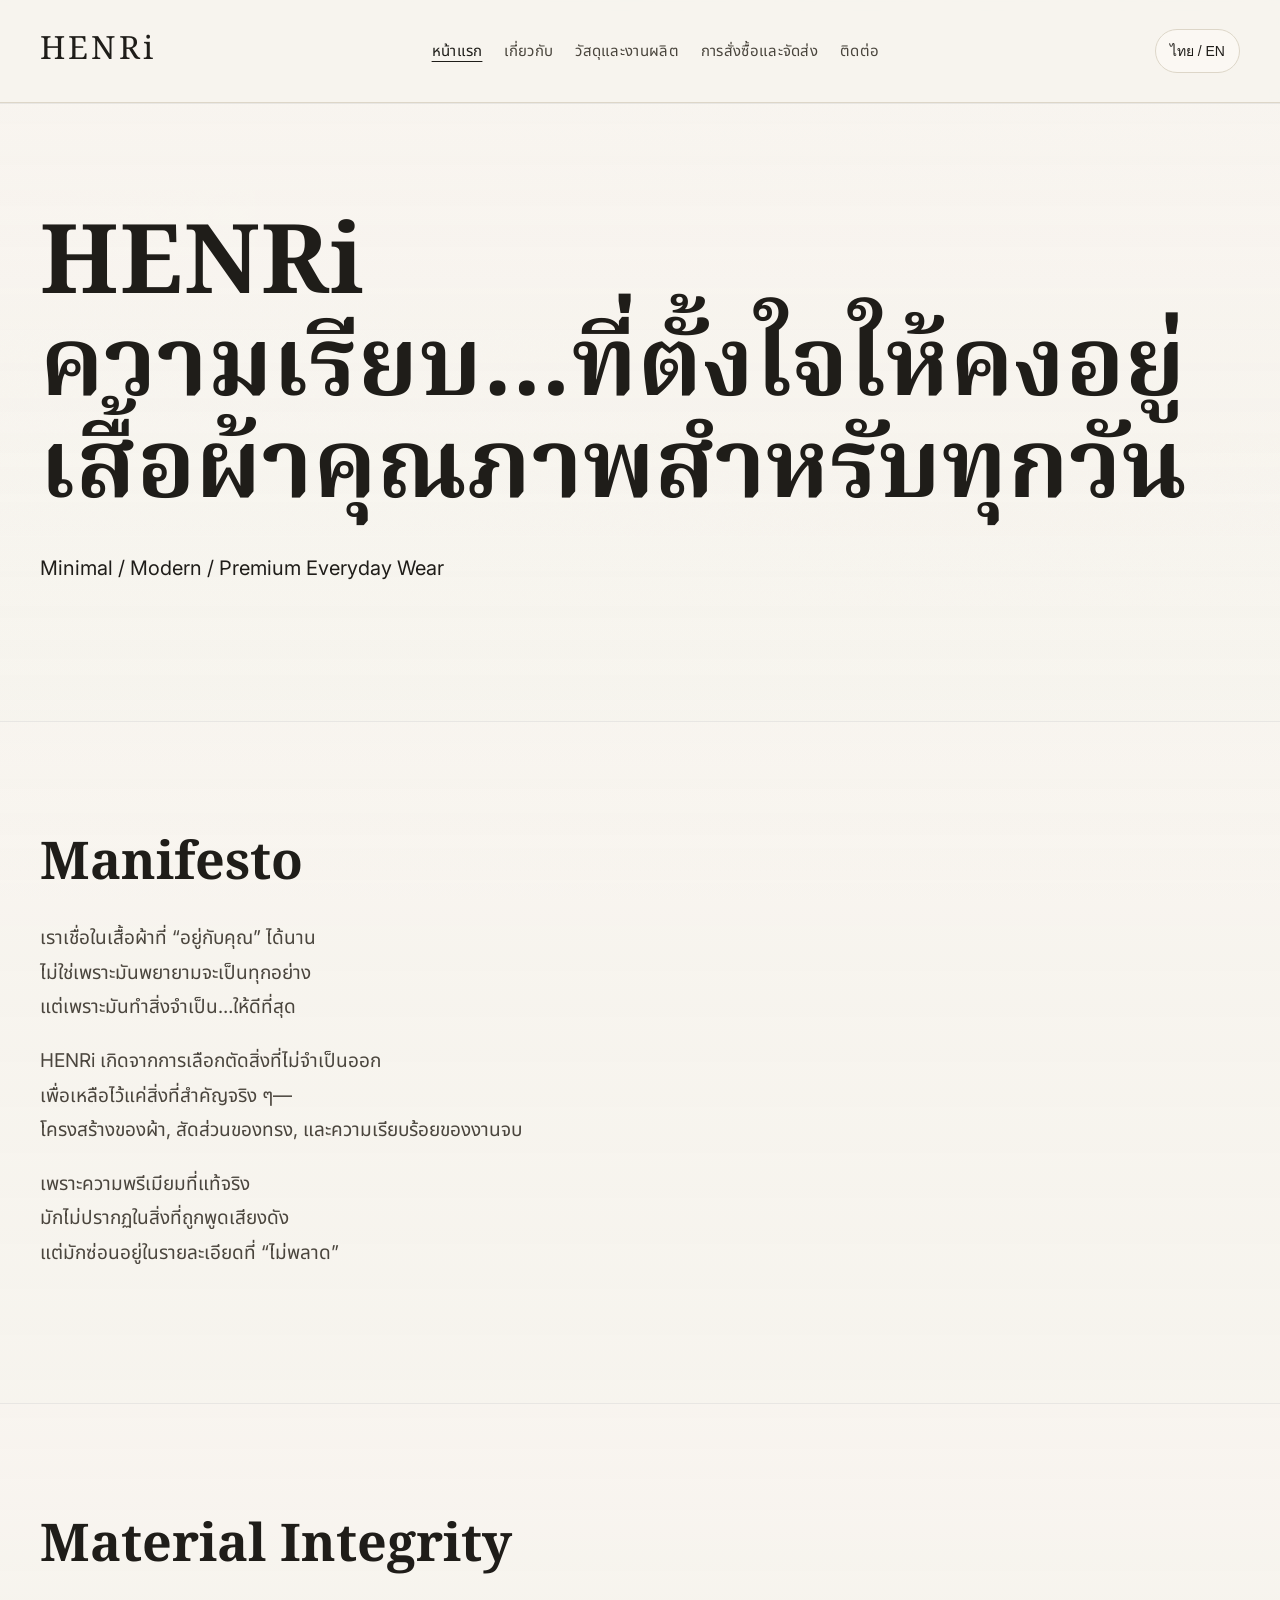
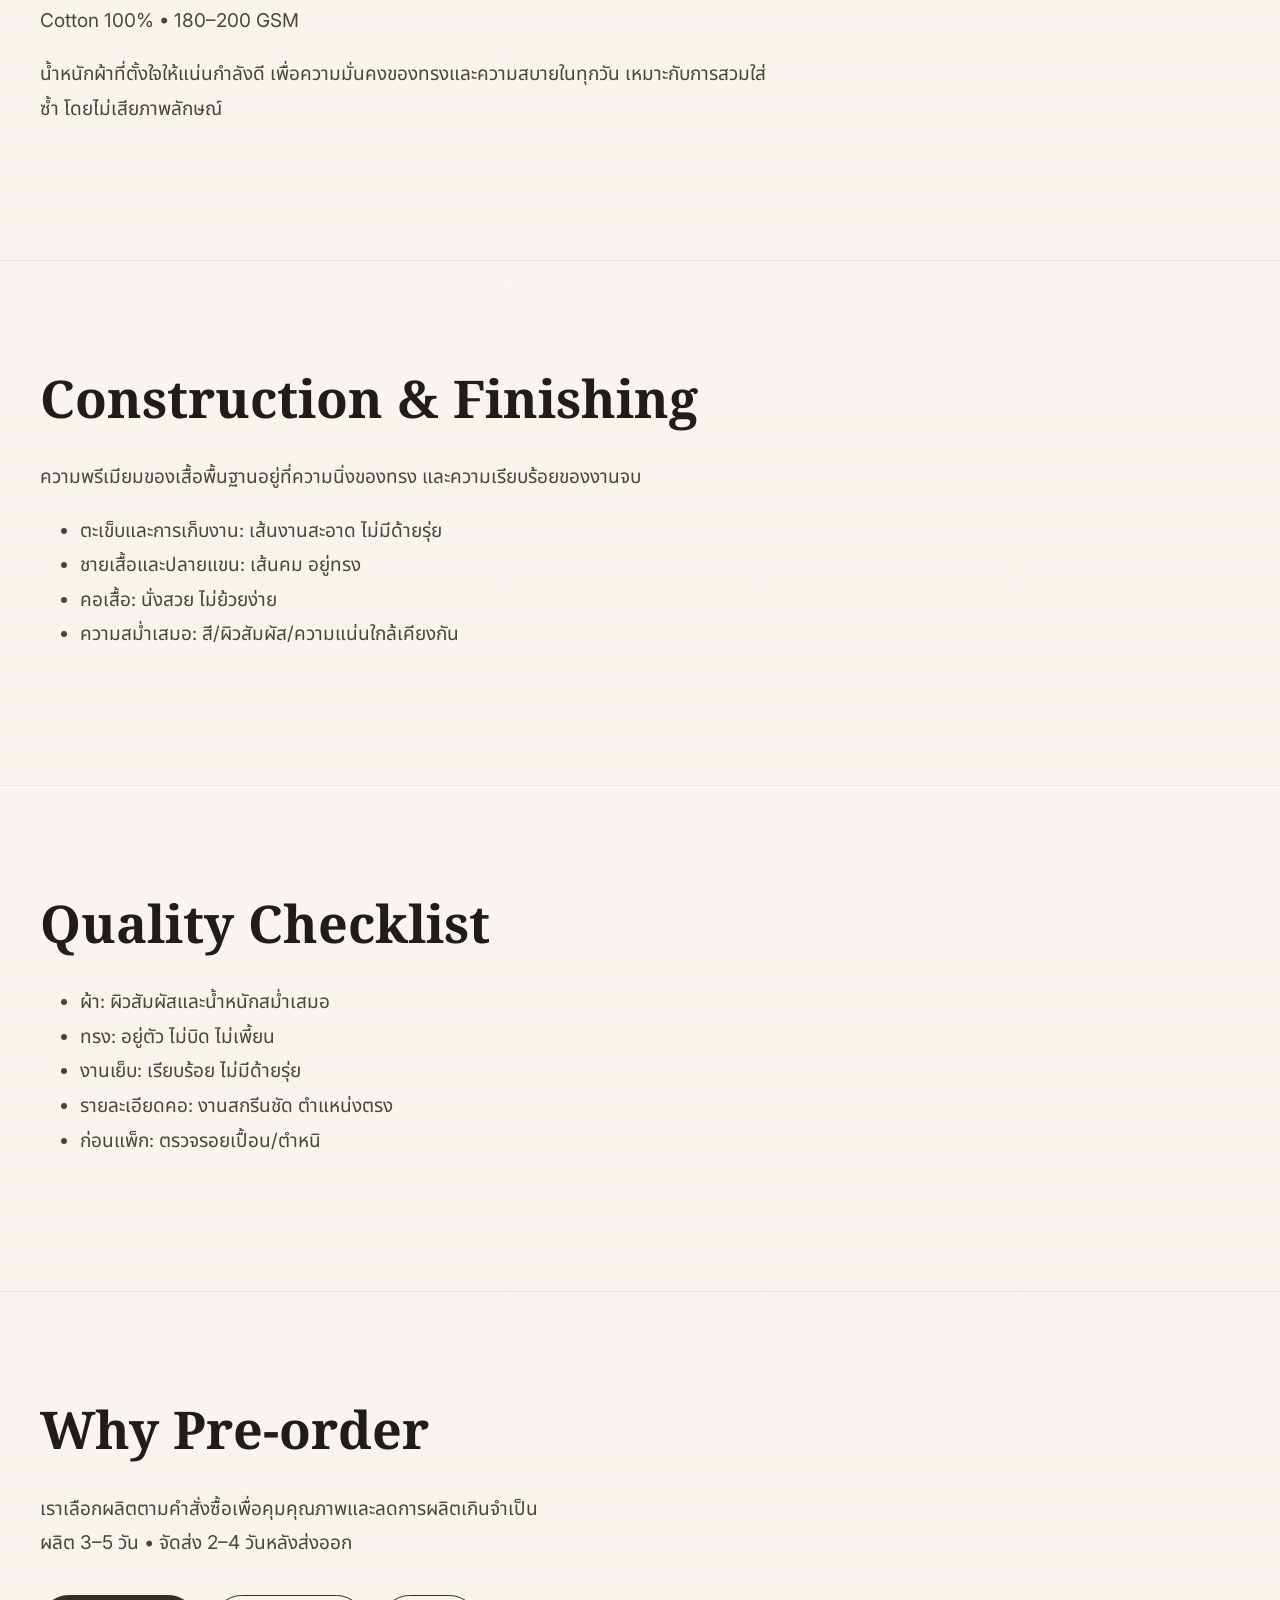
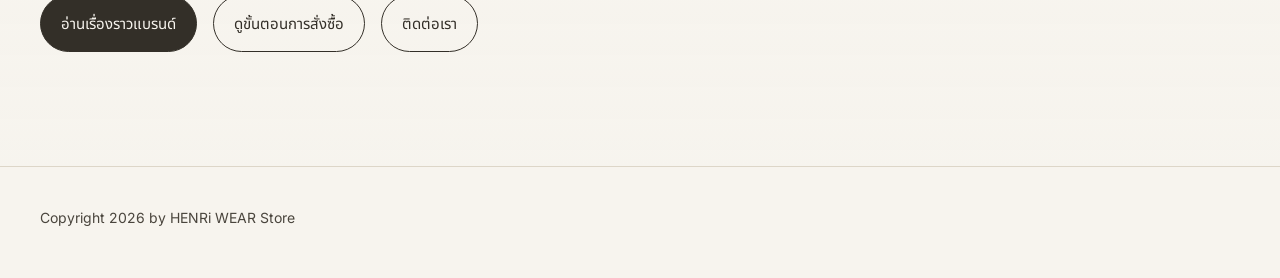
<file: index.html>
<!doctype html>
<html lang="th" class="lang-th">
<head>
  <meta charset="UTF-8" />
  <meta name="viewport" content="width=device-width, initial-scale=1.0" />
  <title>HENRi — Premium Everyday Wear</title>
  <link rel="stylesheet" href="styles.css" />
</head>
<body>
  <div class="texture"></div>
  <div class="page-overlay"></div>
  <header>
    <div class="container topbar">
      <a class="brand" href="index.html">HENRi</a>
      <nav>
        <a href="index.html"><span class="i18n-inline" data-lang="th">หน้าแรก</span><span class="i18n-inline" data-lang="en">Home</span></a>
        <a href="about.html"><span class="i18n-inline" data-lang="th">เกี่ยวกับ</span><span class="i18n-inline" data-lang="en">About</span></a>
        <a href="materials.html"><span class="i18n-inline" data-lang="th">วัสดุและงานผลิต</span><span class="i18n-inline" data-lang="en">Materials & Craft</span></a>
        <a href="ordering.html"><span class="i18n-inline" data-lang="th">การสั่งซื้อและจัดส่ง</span><span class="i18n-inline" data-lang="en">Ordering & Shipping</span></a>
        <a href="contact.html"><span class="i18n-inline" data-lang="th">ติดต่อ</span><span class="i18n-inline" data-lang="en">Contact</span></a>
      </nav>
      <button class="lang-toggle" type="button">TH / EN</button>
    </div>
  </header>

  <main data-page>
    <section class="hero reveal-section">
      <div class="container">
        <h1 data-lang="th">HENRi<br/>ความเรียบ…ที่ตั้งใจให้คงอยู่<br/>เสื้อผ้าคุณภาพสำหรับทุกวัน</h1>
        <h1 data-lang="en">HENRi<br/>Quietly refined. Intentionally made.<br/>Premium everyday essentials.</h1>
        <p class="lead" data-lang="th">Minimal / Modern / Premium Everyday Wear</p>
        <p class="lead" data-lang="en">Minimal / Modern / Premium Everyday Wear</p>
      </div>
    </section>

    <section class="reveal-section">
      <div class="container">
        <h2 data-lang="th">Manifesto</h2>
        <h2 data-lang="en">Manifesto</h2>
        <p data-lang="th">เราเชื่อในเสื้อผ้าที่ “อยู่กับคุณ” ได้นาน<br/>ไม่ใช่เพราะมันพยายามจะเป็นทุกอย่าง<br/>แต่เพราะมันทำสิ่งจำเป็น…ให้ดีที่สุด</p>
        <p data-lang="en">We believe in essentials that stay.<br/>Not because they try to be everything—<br/>but because they do the essential, exceptionally well.</p>
        <p data-lang="th">HENRi เกิดจากการเลือกตัดสิ่งที่ไม่จำเป็นออก<br/>เพื่อเหลือไว้แค่สิ่งที่สำคัญจริง ๆ—<br/>โครงสร้างของผ้า, สัดส่วนของทรง, และความเรียบร้อยของงานจบ</p>
        <p data-lang="en">HENRi is built by removing what’s unnecessary,<br/>until only what matters remains—<br/>fabric structure, balanced proportion, and clean finishing.</p>
        <p data-lang="th">เพราะความพรีเมียมที่แท้จริง<br/>มักไม่ปรากฏในสิ่งที่ถูกพูดเสียงดัง<br/>แต่มักซ่อนอยู่ในรายละเอียดที่ “ไม่พลาด”</p>
        <p data-lang="en">True premium is rarely loud.<br/>It lives in the details that never slip.</p>
      </div>
    </section>

    <section class="reveal-section">
      <div class="container">
        <h2 data-lang="th">Material Integrity</h2>
        <h2 data-lang="en">Material Integrity</h2>
        <p data-lang="th">Cotton 100% • 180–200 GSM</p>
        <p data-lang="en">100% Cotton • 180–200 GSM</p>
        <p data-lang="th">น้ำหนักผ้าที่ตั้งใจให้แน่นกำลังดี เพื่อความมั่นคงของทรงและความสบายในทุกวัน เหมาะกับการสวมใส่ซ้ำ โดยไม่เสียภาพลักษณ์</p>
        <p data-lang="en">A deliberate weight for structure and comfort. Made to be worn repeatedly without losing presence.</p>
      </div>
    </section>

    <section class="reveal-section">
      <div class="container">
        <h2 data-lang="th">Construction & Finishing</h2>
        <h2 data-lang="en">Construction & Finishing</h2>
        <p data-lang="th">ความพรีเมียมของเสื้อพื้นฐานอยู่ที่ความนิ่งของทรง และความเรียบร้อยของงานจบ</p>
        <p data-lang="en">Premium in essentials is stability of shape and clean finishing.</p>
        <ul data-lang="th">
          <li>ตะเข็บและการเก็บงาน: เส้นงานสะอาด ไม่มีด้ายรุ่ย</li>
          <li>ชายเสื้อและปลายแขน: เส้นคม อยู่ทรง</li>
          <li>คอเสื้อ: นั่งสวย ไม่ย้วยง่าย</li>
          <li>ความสม่ำเสมอ: สี/ผิวสัมผัส/ความแน่นใกล้เคียงกัน</li>
        </ul>
        <ul data-lang="en">
          <li>Seams: clean lines, no loose threads</li>
          <li>Hems: crisp edges, stable shape</li>
          <li>Collar: composed through repeated wear</li>
          <li>Consistency: surface, density, and tone remain consistent</li>
        </ul>
      </div>
    </section>

    <section class="reveal-section">
      <div class="container">
        <h2 data-lang="th">Quality Checklist</h2>
        <h2 data-lang="en">Quality Checklist</h2>
        <ul data-lang="th">
          <li>ผ้า: ผิวสัมผัสและน้ำหนักสม่ำเสมอ</li>
          <li>ทรง: อยู่ตัว ไม่บิด ไม่เพี้ยน</li>
          <li>งานเย็บ: เรียบร้อย ไม่มีด้ายรุ่ย</li>
          <li>รายละเอียดคอ: งานสกรีนชัด ตำแหน่งตรง</li>
          <li>ก่อนแพ็ก: ตรวจรอยเปื้อน/ตำหนิ</li>
        </ul>
        <ul data-lang="en">
          <li>Fabric consistency (surface and weight)</li>
          <li>Shape stability (no twisting, no distortion)</li>
          <li>Clean stitching (no loose threads)</li>
          <li>Neck print clarity and placement</li>
          <li>Final condition check before packing</li>
        </ul>
      </div>
    </section>

    <section class="reveal-section">
      <div class="container">
        <h2 data-lang="th">Why Pre-order</h2>
        <h2 data-lang="en">Why Pre-order</h2>
        <p data-lang="th">เราเลือกผลิตตามคำสั่งซื้อเพื่อคุมคุณภาพและลดการผลิตเกินจำเป็น<br/>ผลิต 3–5 วัน • จัดส่ง 2–4 วันหลังส่งออก</p>
        <p data-lang="en">Produced upon confirmation to maintain quality control and reduce excess production.<br/>Production: 3–5 days • Delivery: 2–4 days after dispatch</p>
        <div class="cta-row">
          <a class="btn primary" href="about.html" data-lang="th">อ่านเรื่องราวแบรนด์</a>
          <a class="btn primary" href="about.html" data-lang="en">Read the Brand Story</a>
          <a class="btn" href="ordering.html" data-lang="th">ดูขั้นตอนการสั่งซื้อ</a>
          <a class="btn" href="ordering.html" data-lang="en">View Ordering Steps</a>
          <a class="btn" href="contact.html" data-lang="th">ติดต่อเรา</a>
          <a class="btn" href="contact.html" data-lang="en">Contact</a>
        </div>
      </div>
    </section>
  </main>

  <footer>
    <div class="container">Copyright 2026 by HENRi WEAR Store</div>
  </footer>
  <script src="script.js"></script>
</body>
</html>
</file>
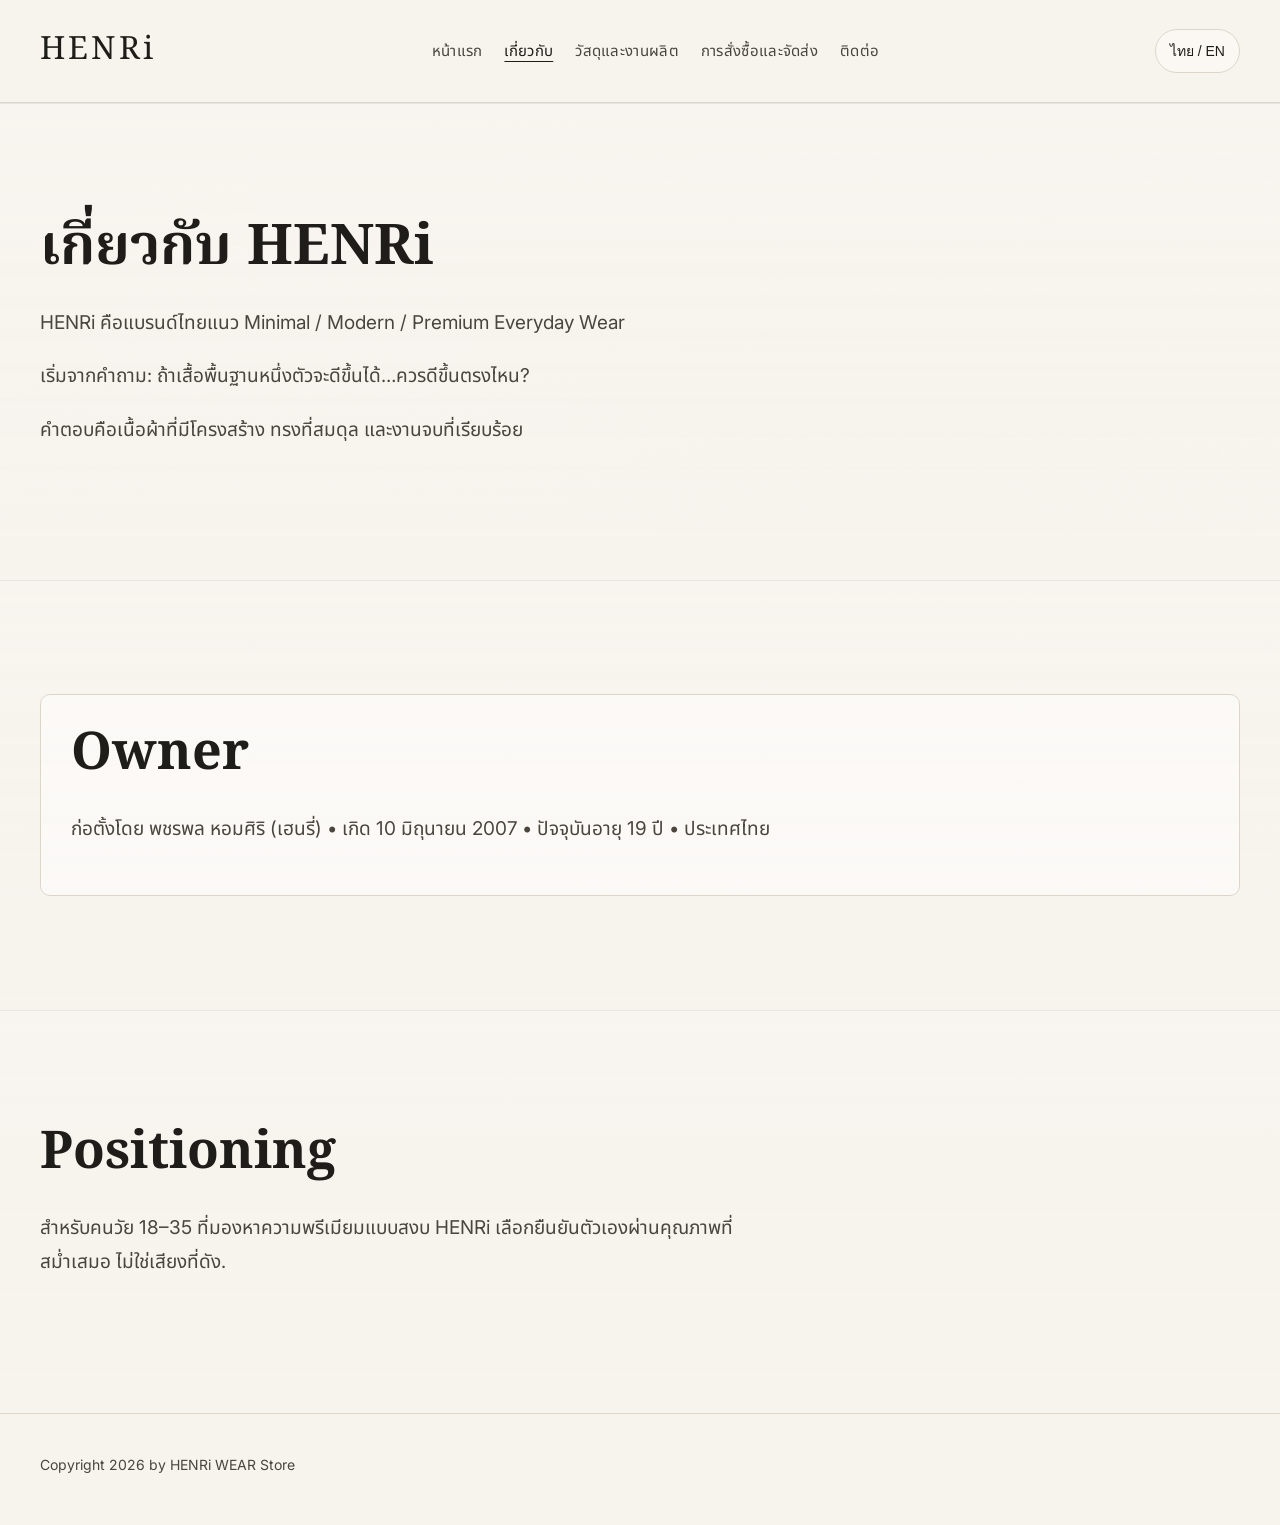
<file: about.html>
<!doctype html>
<html lang="th" class="lang-th">
<head>
  <meta charset="UTF-8" />
  <meta name="viewport" content="width=device-width, initial-scale=1.0" />
  <title>About — HENRi</title>
  <link rel="stylesheet" href="styles.css" />
</head>
<body>
  <div class="texture"></div>
  <div class="page-overlay"></div>
  <header>
    <div class="container topbar">
      <a class="brand" href="index.html">HENRi</a>
      <nav>
        <a href="index.html"><span class="i18n-inline" data-lang="th">หน้าแรก</span><span class="i18n-inline" data-lang="en">Home</span></a>
        <a href="about.html"><span class="i18n-inline" data-lang="th">เกี่ยวกับ</span><span class="i18n-inline" data-lang="en">About</span></a>
        <a href="materials.html"><span class="i18n-inline" data-lang="th">วัสดุและงานผลิต</span><span class="i18n-inline" data-lang="en">Materials & Craft</span></a>
        <a href="ordering.html"><span class="i18n-inline" data-lang="th">การสั่งซื้อและจัดส่ง</span><span class="i18n-inline" data-lang="en">Ordering & Shipping</span></a>
        <a href="contact.html"><span class="i18n-inline" data-lang="th">ติดต่อ</span><span class="i18n-inline" data-lang="en">Contact</span></a>
      </nav>
      <button class="lang-toggle" type="button">TH / EN</button>
    </div>
  </header>

  <main data-page>
    <section class="reveal-section">
      <div class="container">
        <h1 data-lang="th">เกี่ยวกับ HENRi</h1>
        <h1 data-lang="en">About HENRi</h1>
        <p data-lang="th">HENRi คือแบรนด์ไทยแนว Minimal / Modern / Premium Everyday Wear</p>
        <p data-lang="en">HENRi is a Thai premium essentials brand: Minimal / Modern / Premium Everyday Wear.</p>
        <p data-lang="th">เริ่มจากคำถาม: ถ้าเสื้อพื้นฐานหนึ่งตัวจะดีขึ้นได้…ควรดีขึ้นตรงไหน?</p>
        <p data-lang="en">It began with a simple question: if a basic piece could be better—where should it improve?</p>
        <p data-lang="th">คำตอบคือเนื้อผ้าที่มีโครงสร้าง ทรงที่สมดุล และงานจบที่เรียบร้อย</p>
        <p data-lang="en">Our answer is structured fabric, balanced fit, and clean finishing.</p>
      </div>
    </section>

    <section class="reveal-section">
      <div class="container card">
        <h2 data-lang="th">Owner</h2>
        <h2 data-lang="en">Owner</h2>
        <p data-lang="th">ก่อตั้งโดย พชรพล หอมศิริ (เฮนรี่) • เกิด 10 มิถุนายน 2007 • ปัจจุบันอายุ <span data-age="th"></span> • ประเทศไทย</p>
        <p data-lang="en">Founded by Pacharapol Homsiri (Henry) • Born 10 June 2007 • Currently <span data-age="en"></span> • Thailand</p>
      </div>
    </section>

    <section class="reveal-section">
      <div class="container">
        <h2 data-lang="th">Positioning</h2>
        <h2 data-lang="en">Positioning</h2>
        <p data-lang="th">สำหรับคนวัย 18–35 ที่มองหาความพรีเมียมแบบสงบ HENRi เลือกยืนยันตัวเองผ่านคุณภาพที่สม่ำเสมอ ไม่ใช่เสียงที่ดัง.</p>
        <p data-lang="en">For ages 18–35 seeking quiet premium essentials, HENRi chooses consistency over noise and precision over excess.</p>
      </div>
    </section>
  </main>

  <footer>
    <div class="container">Copyright 2026 by HENRi WEAR Store</div>
  </footer>
  <script src="script.js"></script>
</body>
</html>
</file>
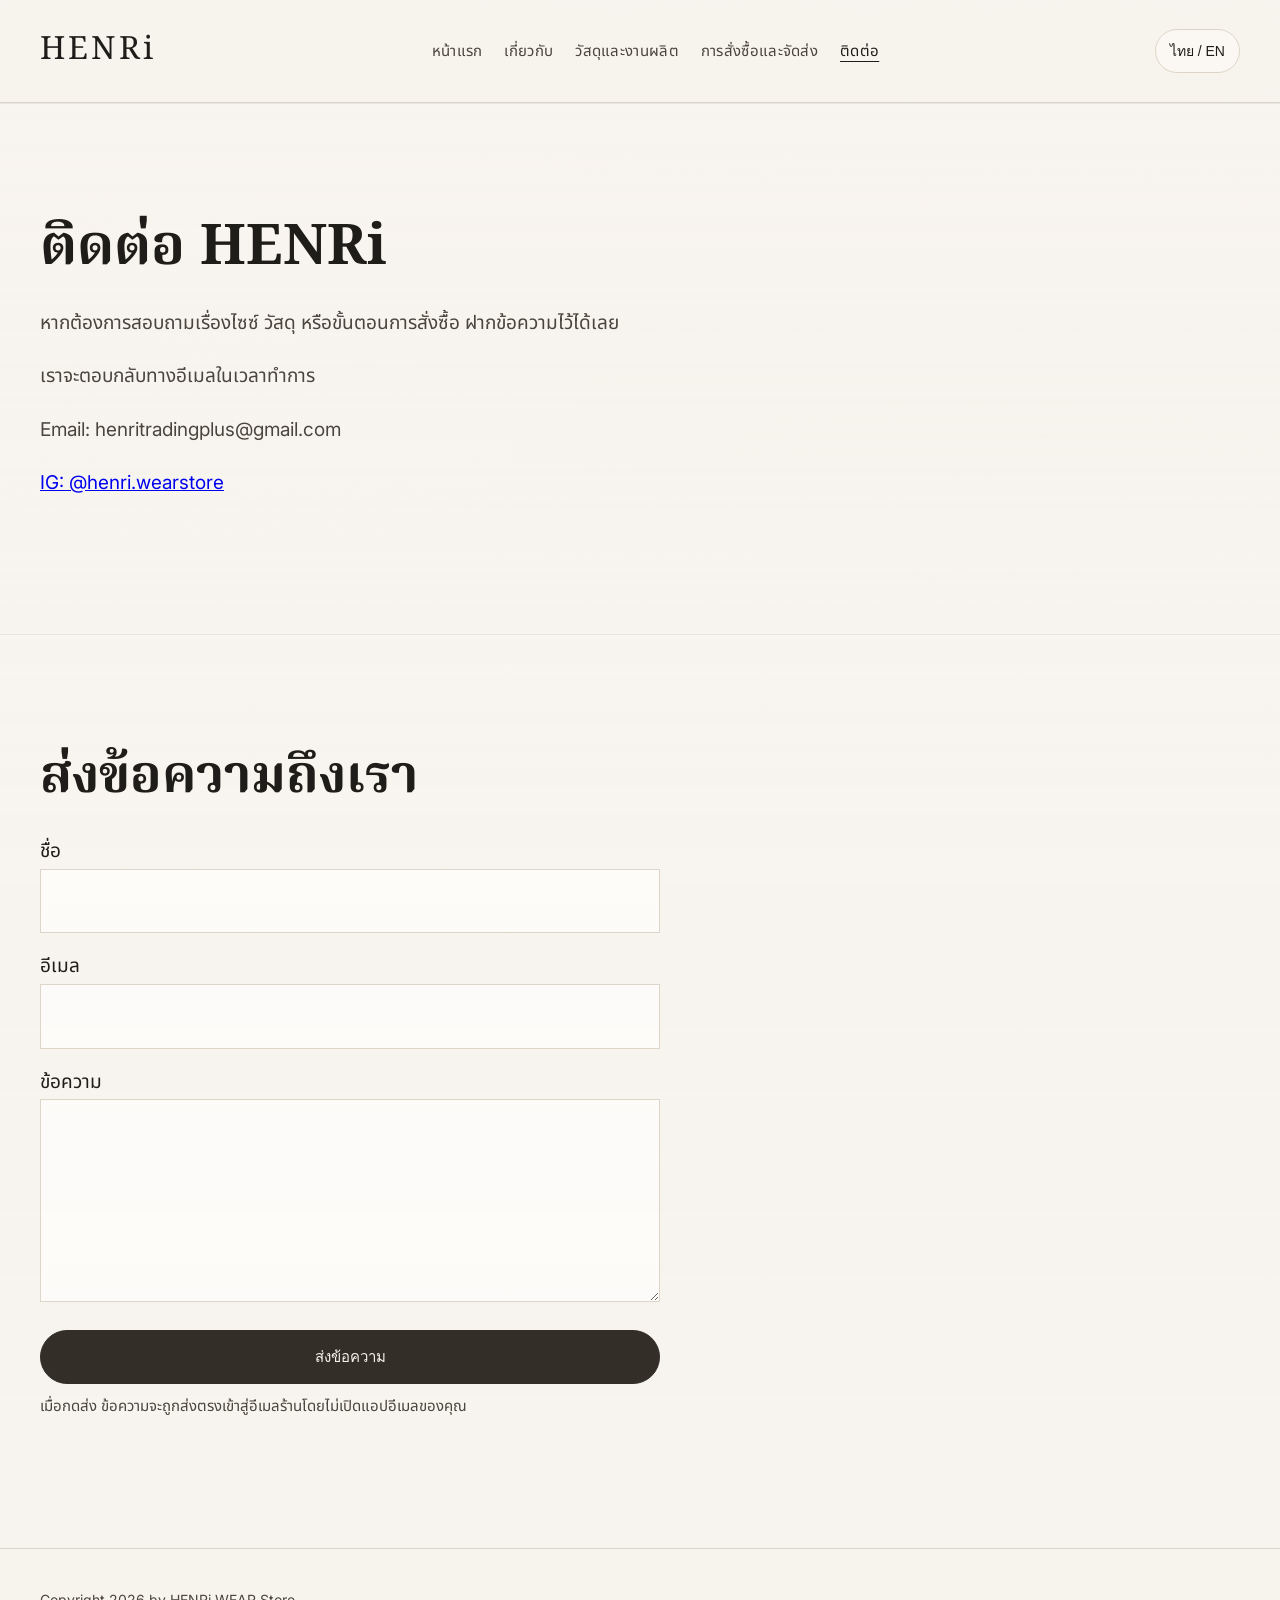
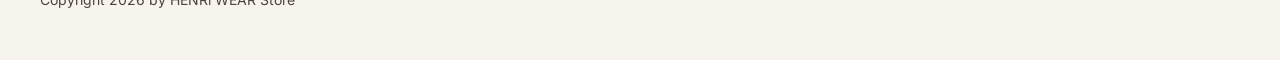
<file: contact.html>
<!doctype html>
<html lang="th" class="lang-th">
<head>
  <meta charset="UTF-8" />
  <meta name="viewport" content="width=device-width, initial-scale=1.0" />
  <title>Contact — HENRi</title>
  <link rel="stylesheet" href="styles.css" />
</head>
<body>
  <div class="texture"></div>
  <div class="page-overlay"></div>
  <header>
    <div class="container topbar">
      <a class="brand" href="index.html">HENRi</a>
      <nav>
        <a href="index.html"><span class="i18n-inline" data-lang="th">หน้าแรก</span><span class="i18n-inline" data-lang="en">Home</span></a>
        <a href="about.html"><span class="i18n-inline" data-lang="th">เกี่ยวกับ</span><span class="i18n-inline" data-lang="en">About</span></a>
        <a href="materials.html"><span class="i18n-inline" data-lang="th">วัสดุและงานผลิต</span><span class="i18n-inline" data-lang="en">Materials & Craft</span></a>
        <a href="ordering.html"><span class="i18n-inline" data-lang="th">การสั่งซื้อและจัดส่ง</span><span class="i18n-inline" data-lang="en">Ordering & Shipping</span></a>
        <a href="contact.html"><span class="i18n-inline" data-lang="th">ติดต่อ</span><span class="i18n-inline" data-lang="en">Contact</span></a>
      </nav>
      <button class="lang-toggle" type="button">TH / EN</button>
    </div>
  </header>

  <main data-page>
    <section class="reveal-section">
      <div class="container">
        <h1 data-lang="th">ติดต่อ HENRi</h1>
        <h1 data-lang="en">Contact HENRi</h1>
        <p data-lang="th">หากต้องการสอบถามเรื่องไซซ์ วัสดุ หรือขั้นตอนการสั่งซื้อ ฝากข้อความไว้ได้เลย</p>
        <p data-lang="en">If you’d like help with sizing, materials, or ordering, leave a message below.</p>
        <p data-lang="th">เราจะตอบกลับทางอีเมลในเวลาทำการ</p>
        <p data-lang="en">We’ll reply during business hours.</p>
        <p data-lang="th">Email: henritradingplus@gmail.com</p>
        <p data-lang="en">Email: henritradingplus@gmail.com</p>
        <p><a href="https://instagram.com/henri.wearstore" target="_blank" rel="noopener noreferrer">IG: @henri.wearstore</a></p>
      </div>
    </section>

    <section class="reveal-section">
      <div class="container">
        <h2 data-lang="th">ส่งข้อความถึงเรา</h2>
        <h2 data-lang="en">Send us a message</h2>
        <form
          data-contact-form
          action="https://formsubmit.co/henritradingplus@gmail.com"
          method="POST"
        >
          <input type="hidden" name="_subject" value="HENRi Website Contact" />
          <input type="hidden" name="_captcha" value="false" />
          <input type="hidden" name="_template" value="table" />
          <input type="hidden" name="_next" value="thank-you.html" />

          <label class="hp-field" aria-hidden="true">
            <span>Website</span>
            <input type="text" name="_honey" tabindex="-1" autocomplete="off" />
          </label>

          <label>
            <span data-lang="th">ชื่อ</span>
            <span data-lang="en">Name</span>
            <input name="name" type="text" required />
          </label>
          <label>
            <span data-lang="th">อีเมล</span>
            <span data-lang="en">Email</span>
            <input name="email" type="email" required />
          </label>
          <label>
            <span data-lang="th">ข้อความ</span>
            <span data-lang="en">Message</span>
            <textarea name="message" rows="5" required></textarea>
          </label>
          <button class="btn primary" type="submit" data-lang="th">ส่งข้อความ</button>
          <button class="btn primary" type="submit" data-lang="en">Submit</button>
        </form>
        <p class="form-note" data-contact-status data-lang="th">เมื่อกดส่ง ข้อความจะถูกส่งตรงเข้าสู่อีเมลร้านโดยไม่เปิดแอปอีเมลของคุณ</p>
        <p class="form-note" data-contact-status data-lang="en">On submit, your message is delivered directly to our inbox without opening your email app.</p>
      </div>
    </section>
  </main>

  <footer>
    <div class="container">Copyright 2026 by HENRi WEAR Store</div>
  </footer>
  <script src="script.js"></script>
</body>
</html>
</file>
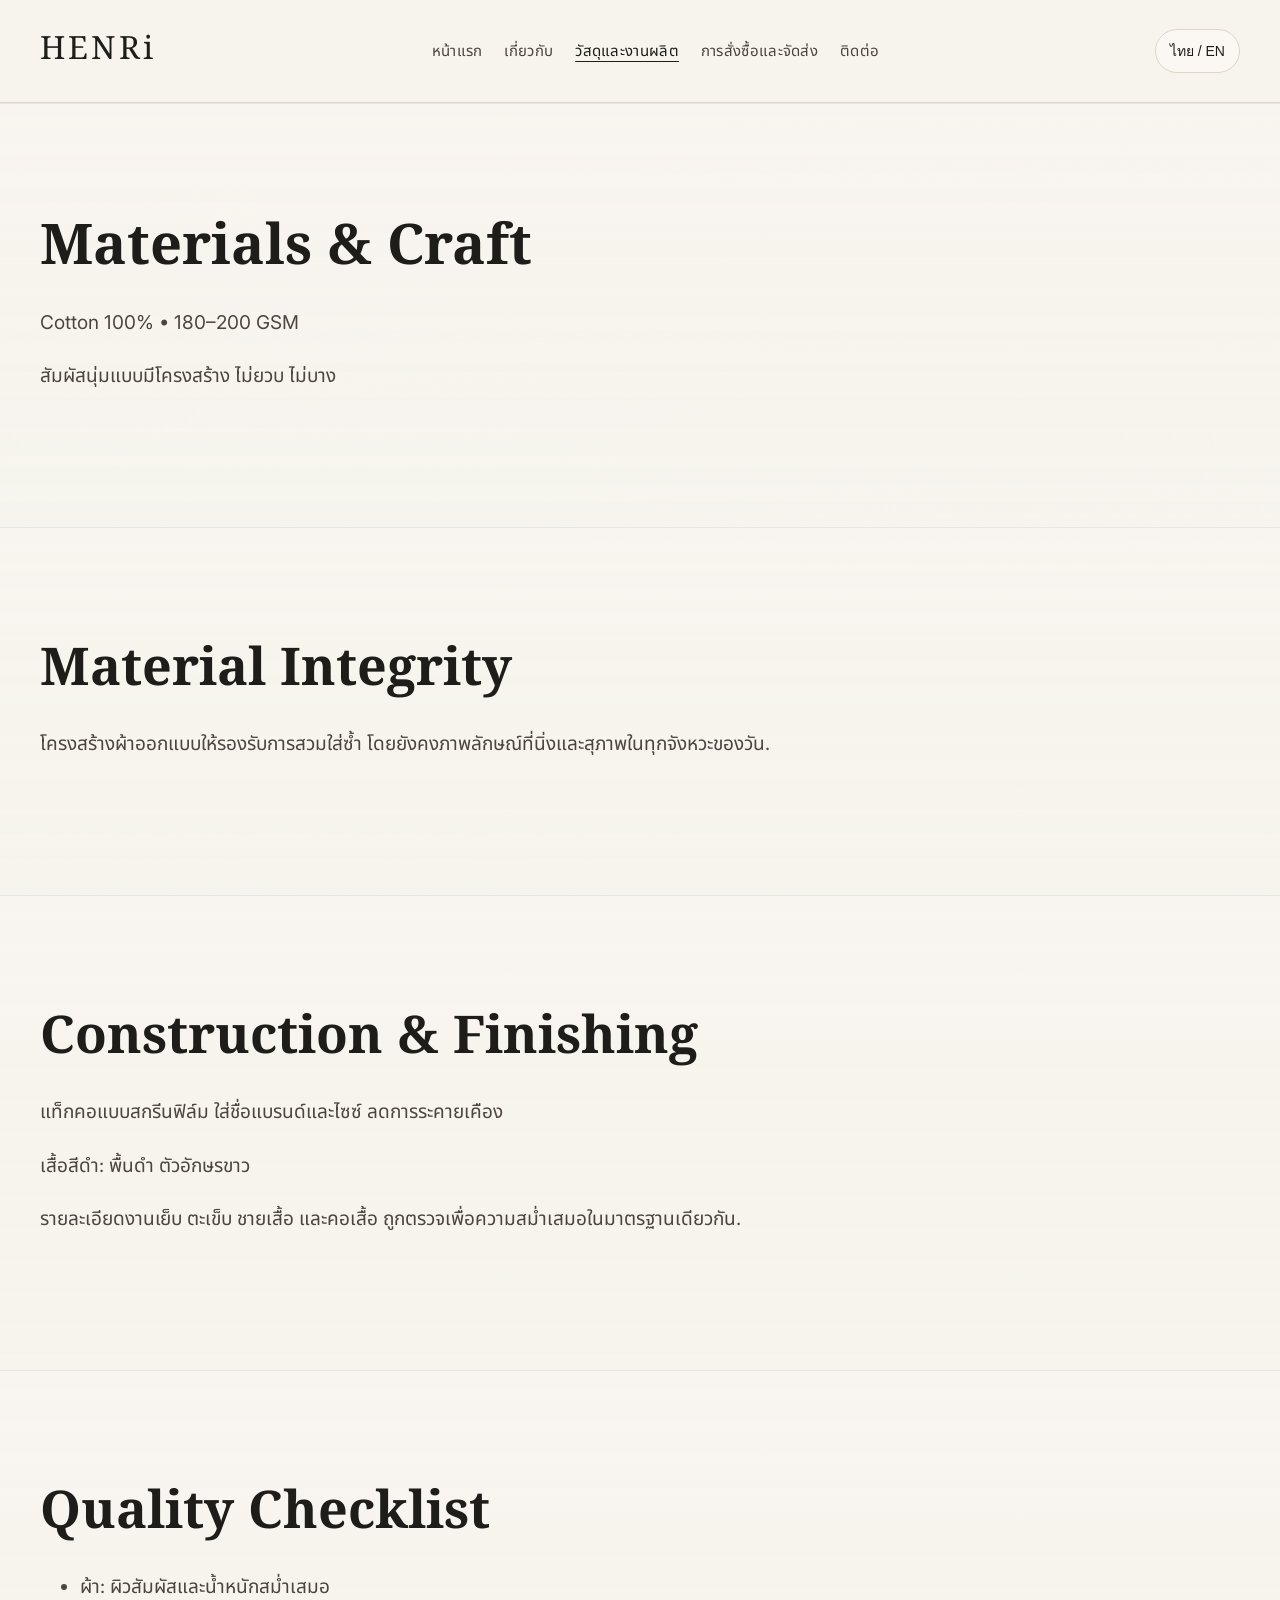
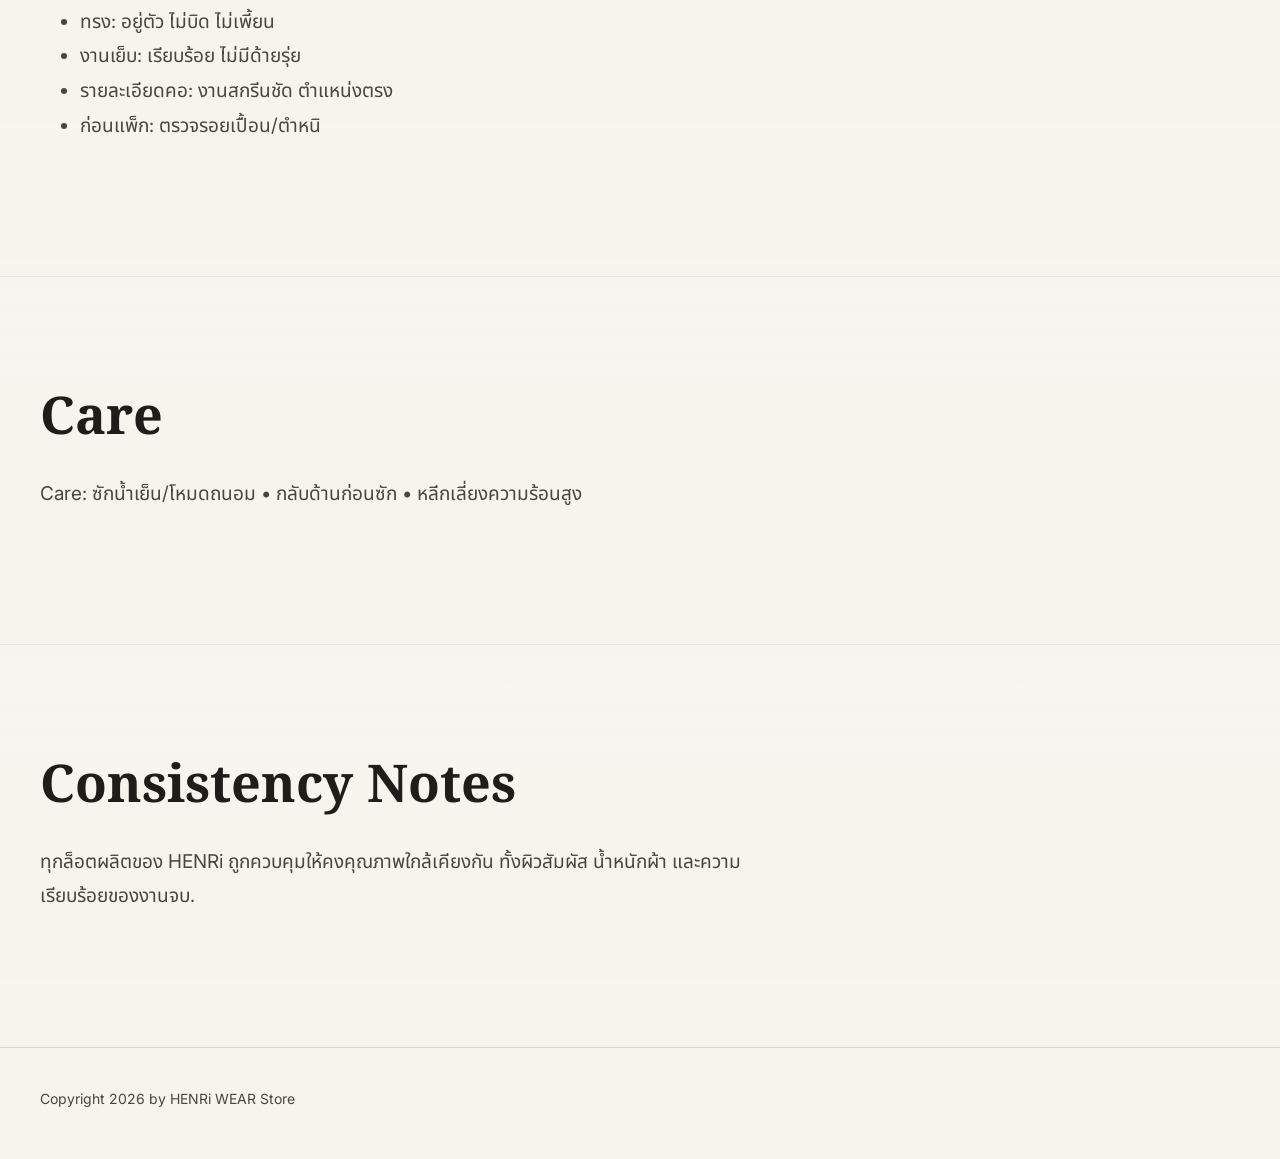
<file: materials.html>
<!doctype html>
<html lang="th" class="lang-th">
<head>
  <meta charset="UTF-8" />
  <meta name="viewport" content="width=device-width, initial-scale=1.0" />
  <title>Materials & Craft — HENRi</title>
  <link rel="stylesheet" href="styles.css" />
</head>
<body>
  <div class="texture"></div>
  <div class="page-overlay"></div>
  <header>
    <div class="container topbar">
      <a class="brand" href="index.html">HENRi</a>
      <nav>
        <a href="index.html"><span class="i18n-inline" data-lang="th">หน้าแรก</span><span class="i18n-inline" data-lang="en">Home</span></a>
        <a href="about.html"><span class="i18n-inline" data-lang="th">เกี่ยวกับ</span><span class="i18n-inline" data-lang="en">About</span></a>
        <a href="materials.html"><span class="i18n-inline" data-lang="th">วัสดุและงานผลิต</span><span class="i18n-inline" data-lang="en">Materials & Craft</span></a>
        <a href="ordering.html"><span class="i18n-inline" data-lang="th">การสั่งซื้อและจัดส่ง</span><span class="i18n-inline" data-lang="en">Ordering & Shipping</span></a>
        <a href="contact.html"><span class="i18n-inline" data-lang="th">ติดต่อ</span><span class="i18n-inline" data-lang="en">Contact</span></a>
      </nav>
      <button class="lang-toggle" type="button">TH / EN</button>
    </div>
  </header>

  <main data-page>
    <section class="reveal-section">
      <div class="container">
        <h1 data-lang="th">Materials & Craft</h1>
        <h1 data-lang="en">Materials & Craft</h1>
        <p data-lang="th">Cotton 100% • 180–200 GSM</p>
        <p data-lang="en">100% cotton • 180–200 GSM</p>
        <p data-lang="th">สัมผัสนุ่มแบบมีโครงสร้าง ไม่ยวบ ไม่บาง</p>
        <p data-lang="en">Soft with integrity—never limp, never thin.</p>
      </div>
    </section>

    <section class="reveal-section">
      <div class="container">
        <h2 data-lang="th">Material Integrity</h2>
        <h2 data-lang="en">Material Integrity</h2>
        <p data-lang="th">โครงสร้างผ้าออกแบบให้รองรับการสวมใส่ซ้ำ โดยยังคงภาพลักษณ์ที่นิ่งและสุภาพในทุกจังหวะของวัน.</p>
        <p data-lang="en">The fabric structure is designed for repeated wear while preserving a composed and premium appearance.</p>
      </div>
    </section>

    <section class="reveal-section">
      <div class="container">
        <h2 data-lang="th">Construction & Finishing</h2>
        <h2 data-lang="en">Construction & Finishing</h2>
        <p data-lang="th">แท็กคอแบบสกรีนฟิล์ม ใส่ชื่อแบรนด์และไซซ์ ลดการระคายเคือง</p>
        <p data-lang="en">Heat-transfer neck print with brand name and size for a clean interior.</p>
        <p data-lang="th">เสื้อสีดำ: พื้นดำ ตัวอักษรขาว</p>
        <p data-lang="en">Black shirts: black base with white text.</p>
        <p data-lang="th">รายละเอียดงานเย็บ ตะเข็บ ชายเสื้อ และคอเสื้อ ถูกตรวจเพื่อความสม่ำเสมอในมาตรฐานเดียวกัน.</p>
        <p data-lang="en">Seams, hems, and collar finishing are checked to maintain one consistent standard.</p>
      </div>
    </section>

    <section class="reveal-section">
      <div class="container">
        <h2 data-lang="th">Quality Checklist</h2>
        <h2 data-lang="en">Quality Checklist</h2>
        <ul data-lang="th">
          <li>ผ้า: ผิวสัมผัสและน้ำหนักสม่ำเสมอ</li>
          <li>ทรง: อยู่ตัว ไม่บิด ไม่เพี้ยน</li>
          <li>งานเย็บ: เรียบร้อย ไม่มีด้ายรุ่ย</li>
          <li>รายละเอียดคอ: งานสกรีนชัด ตำแหน่งตรง</li>
          <li>ก่อนแพ็ก: ตรวจรอยเปื้อน/ตำหนิ</li>
        </ul>
        <ul data-lang="en">
          <li>Fabric consistency (surface and weight)</li>
          <li>Shape stability (no twisting, no distortion)</li>
          <li>Clean stitching (no loose threads)</li>
          <li>Neck print clarity and placement</li>
          <li>Final condition check before packing</li>
        </ul>
      </div>
    </section>

    <section class="reveal-section">
      <div class="container">
        <h2 data-lang="th">Care</h2>
        <h2 data-lang="en">Care</h2>
        <p data-lang="th">Care: ซักน้ำเย็น/โหมดถนอม • กลับด้านก่อนซัก • หลีกเลี่ยงความร้อนสูง</p>
        <p data-lang="en">Care: cold wash / gentle • inside-out • avoid high heat.</p>
      </div>
    </section>

    <section class="reveal-section">
      <div class="container">
        <h2 data-lang="th">Consistency Notes</h2>
        <h2 data-lang="en">Consistency Notes</h2>
        <p data-lang="th">ทุกล็อตผลิตของ HENRi ถูกควบคุมให้คงคุณภาพใกล้เคียงกัน ทั้งผิวสัมผัส น้ำหนักผ้า และความเรียบร้อยของงานจบ.</p>
        <p data-lang="en">Each HENRi batch is controlled for consistency in hand feel, fabric density, and finishing precision.</p>
      </div>
    </section>
  </main>

  <footer>
    <div class="container">Copyright 2026 by HENRi WEAR Store</div>
  </footer>
  <script src="script.js"></script>
</body>
</html>
</file>
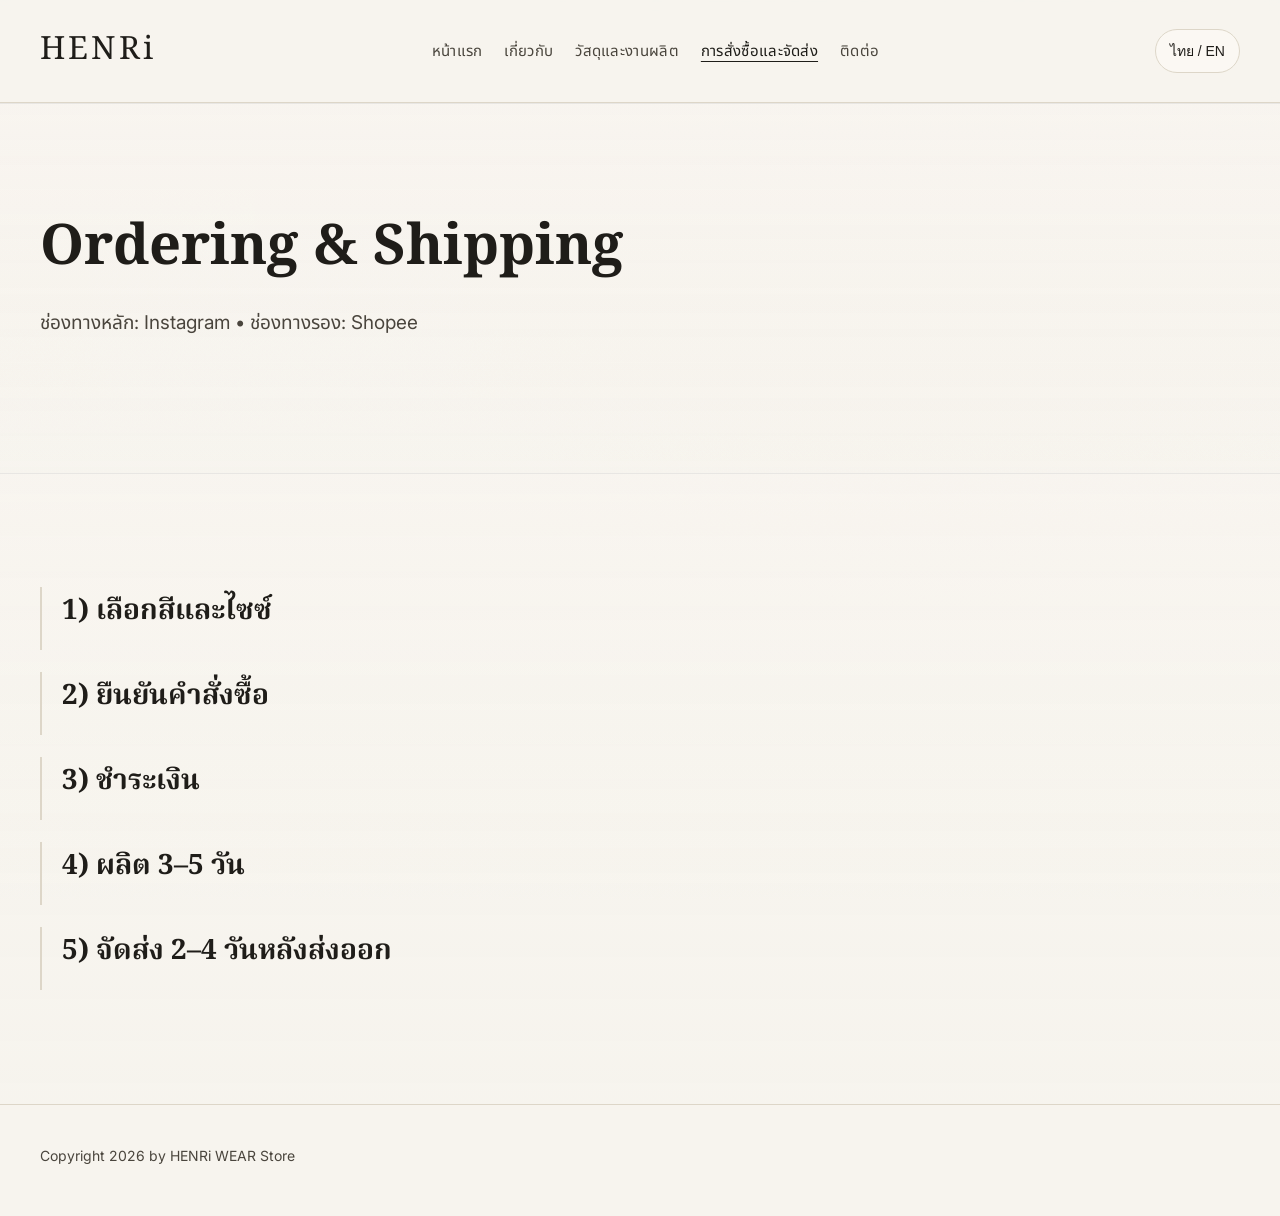
<file: ordering.html>
<!doctype html>
<html lang="th" class="lang-th">
<head>
  <meta charset="UTF-8" />
  <meta name="viewport" content="width=device-width, initial-scale=1.0" />
  <title>Ordering & Shipping — HENRi</title>
  <link rel="stylesheet" href="styles.css" />
</head>
<body>
  <div class="texture"></div>
  <div class="page-overlay"></div>
  <header>
    <div class="container topbar">
      <a class="brand" href="index.html">HENRi</a>
      <nav>
        <a href="index.html"><span class="i18n-inline" data-lang="th">หน้าแรก</span><span class="i18n-inline" data-lang="en">Home</span></a>
        <a href="about.html"><span class="i18n-inline" data-lang="th">เกี่ยวกับ</span><span class="i18n-inline" data-lang="en">About</span></a>
        <a href="materials.html"><span class="i18n-inline" data-lang="th">วัสดุและงานผลิต</span><span class="i18n-inline" data-lang="en">Materials & Craft</span></a>
        <a href="ordering.html"><span class="i18n-inline" data-lang="th">การสั่งซื้อและจัดส่ง</span><span class="i18n-inline" data-lang="en">Ordering & Shipping</span></a>
        <a href="contact.html"><span class="i18n-inline" data-lang="th">ติดต่อ</span><span class="i18n-inline" data-lang="en">Contact</span></a>
      </nav>
      <button class="lang-toggle" type="button">TH / EN</button>
    </div>
  </header>

  <main data-page>
    <section class="reveal-section">
      <div class="container">
        <h1 data-lang="th">Ordering & Shipping</h1>
        <h1 data-lang="en">Ordering & Shipping</h1>
        <p data-lang="th">ช่องทางหลัก: Instagram • ช่องทางรอง: Shopee</p>
        <p data-lang="en">Primary: Instagram • Secondary: Shopee</p>
      </div>
    </section>

    <section class="reveal-section">
      <div class="container steps">
        <div class="step">
          <h3 data-lang="th">1) เลือกสีและไซซ์</h3>
          <h3 data-lang="en">1) Choose color & size</h3>
        </div>
        <div class="step">
          <h3 data-lang="th">2) ยืนยันคำสั่งซื้อ</h3>
          <h3 data-lang="en">2) Confirm order</h3>
        </div>
        <div class="step">
          <h3 data-lang="th">3) ชำระเงิน</h3>
          <h3 data-lang="en">3) Payment</h3>
        </div>
        <div class="step">
          <h3 data-lang="th">4) ผลิต 3–5 วัน</h3>
          <h3 data-lang="en">4) Production: 3–5 days</h3>
        </div>
        <div class="step">
          <h3 data-lang="th">5) จัดส่ง 2–4 วันหลังส่งออก</h3>
          <h3 data-lang="en">5) Delivery: 2–4 days after dispatch</h3>
        </div>
      </div>
    </section>
  </main>

  <footer>
    <div class="container">Copyright 2026 by HENRi WEAR Store</div>
  </footer>
  <script src="script.js"></script>
</body>
</html>
</file>
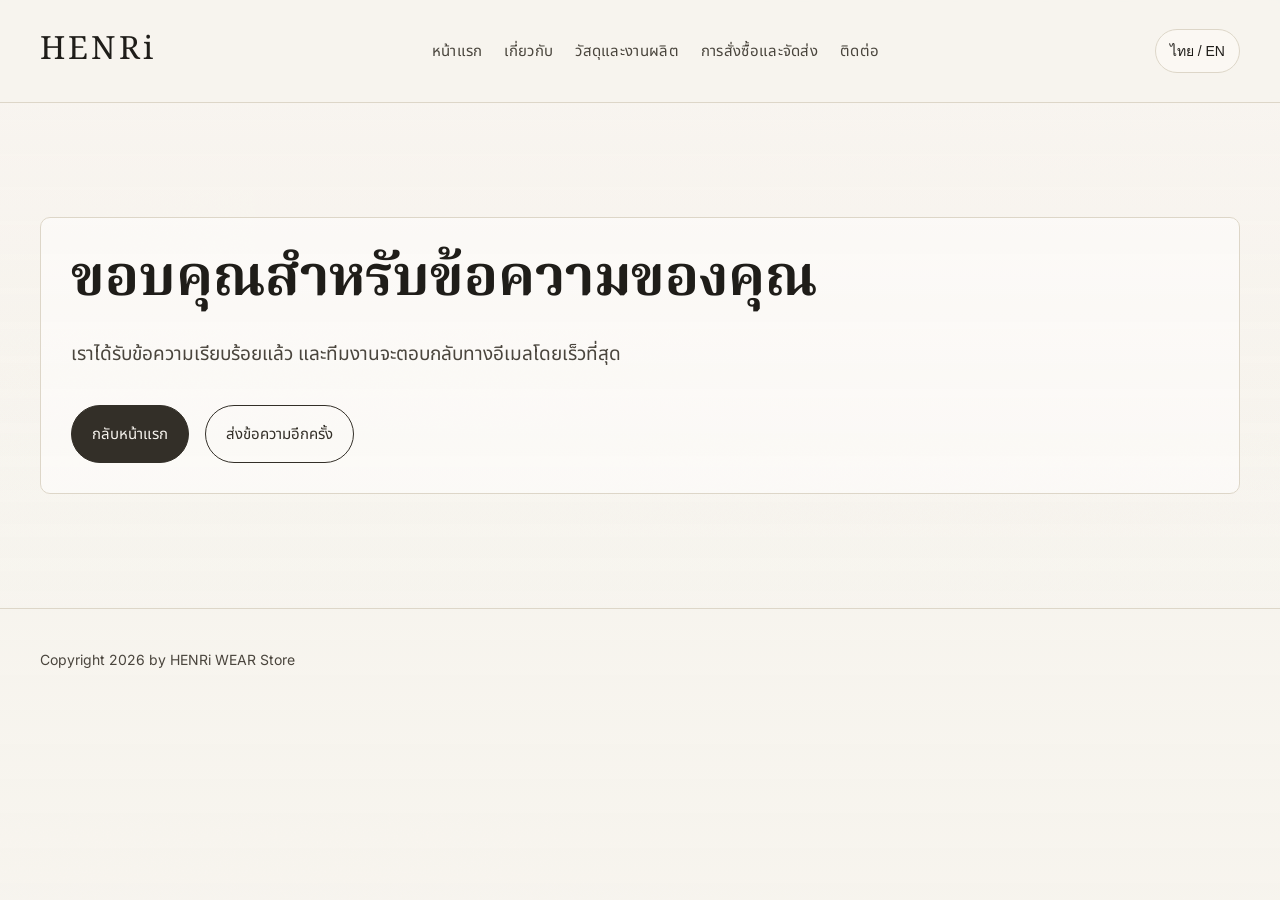
<file: thank-you.html>
<!doctype html>
<html lang="th" class="lang-th">
<head>
  <meta charset="UTF-8" />
  <meta name="viewport" content="width=device-width, initial-scale=1.0" />
  <title>Thank You — HENRi</title>
  <link rel="stylesheet" href="styles.css" />
</head>
<body>
  <div class="texture"></div>
  <div class="page-overlay"></div>
  <header>
    <div class="container topbar">
      <a class="brand" href="index.html">HENRi</a>
      <nav>
        <a href="index.html"><span class="i18n-inline" data-lang="th">หน้าแรก</span><span class="i18n-inline" data-lang="en">Home</span></a>
        <a href="about.html"><span class="i18n-inline" data-lang="th">เกี่ยวกับ</span><span class="i18n-inline" data-lang="en">About</span></a>
        <a href="materials.html"><span class="i18n-inline" data-lang="th">วัสดุและงานผลิต</span><span class="i18n-inline" data-lang="en">Materials & Craft</span></a>
        <a href="ordering.html"><span class="i18n-inline" data-lang="th">การสั่งซื้อและจัดส่ง</span><span class="i18n-inline" data-lang="en">Ordering & Shipping</span></a>
        <a href="contact.html"><span class="i18n-inline" data-lang="th">ติดต่อ</span><span class="i18n-inline" data-lang="en">Contact</span></a>
      </nav>
      <button class="lang-toggle" type="button">TH / EN</button>
    </div>
  </header>

  <main>
    <section>
      <div class="container card">
        <h1 data-lang="th">ขอบคุณสำหรับข้อความของคุณ</h1>
        <h1 data-lang="en">Thank you for your message</h1>
        <p data-lang="th">เราได้รับข้อความเรียบร้อยแล้ว และทีมงานจะตอบกลับทางอีเมลโดยเร็วที่สุด</p>
        <p data-lang="en">Your message has been received. Our team will reply by email as soon as possible.</p>
        <div class="cta-row">
          <a class="btn primary" href="index.html" data-lang="th">กลับหน้าแรก</a>
          <a class="btn primary" href="index.html" data-lang="en">Back to Home</a>
          <a class="btn" href="contact.html" data-lang="th">ส่งข้อความอีกครั้ง</a>
          <a class="btn" href="contact.html" data-lang="en">Send another message</a>
        </div>
      </div>
    </section>
  </main>

  <footer>
    <div class="container">Copyright 2026 by HENRi WEAR Store</div>
  </footer>
  <script src="script.js"></script>
</body>
</html>
</file>
<file: styles.css>
@import url('https://fonts.googleapis.com/css2?family=Inter:wght@300;400;500;600&family=Noto+Sans+Thai:wght@300;400;500;600&family=Noto+Serif+Thai:wght@300;400;500&display=swap');

:root {
  --bg: #f7f4ee;
  --bg-soft: #f1ede5;
  --paper: #fbf8f3;
  --text: #1f1d19;
  --text-soft: #4a453d;
  --line: #ddd6c8;
  --accent: #332f28;
  --max: 1200px;
}

* { box-sizing: border-box; }

body {
  margin: 0;
  font-family: 'Inter', 'Noto Sans Thai', sans-serif;
  color: var(--text);
  background: var(--bg);
  line-height: 1.82;
  font-size: 19px;
  text-rendering: optimizeLegibility;
}

.texture {
  position: fixed;
  inset: 0;
  pointer-events: none;
  z-index: -2;
  opacity: 0.1;
  background-image:
    radial-gradient(circle at 18% 24%, rgba(255, 255, 255, 0.85), transparent 38%),
    radial-gradient(circle at 78% 72%, rgba(232, 223, 207, 0.55), transparent 45%),
    url("data:image/svg+xml,%3Csvg xmlns='http://www.w3.org/2000/svg' width='260' height='260' viewBox='0 0 260 260'%3E%3Cfilter id='n'%3E%3CfeTurbulence type='fractalNoise' baseFrequency='0.85' numOctaves='2' stitchTiles='stitch'/%3E%3C/filter%3E%3Crect width='260' height='260' filter='url(%23n)' opacity='0.38'/%3E%3C/svg%3E");
  background-size: auto, auto, 320px 320px;
}

.page-overlay {
  position: fixed;
  inset: 0;
  z-index: -1;
  pointer-events: none;
  background: linear-gradient(180deg, rgba(247, 244, 238, 0.8) 0%, rgba(247, 244, 238, 0.9) 100%);
}

.container {
  width: min(calc(100% - 64px), var(--max));
  margin: 0 auto;
}

header {
  border-bottom: 1px solid var(--line);
  backdrop-filter: blur(4px);
  background: rgba(247, 244, 238, 0.9);
  position: sticky;
  top: 0;
  z-index: 20;
}

.topbar {
  display: flex;
  align-items: center;
  justify-content: space-between;
  gap: 20px;
  padding: 22px 0;
}

.brand {
  font-family: 'Noto Serif Thai', serif;
  font-size: 32px;
  letter-spacing: 0.1em;
  color: var(--text);
  text-decoration: none;
}

nav {
  display: flex;
  gap: 22px;
  flex-wrap: wrap;
}

nav a {
  color: var(--text-soft);
  text-decoration: none;
  font-size: 15px;
  letter-spacing: 0.02em;
}

nav a:hover,
nav a:focus-visible {
  color: var(--text);
}

nav a.is-active {
  color: var(--text);
  text-decoration: underline;
  text-underline-offset: 5px;
}

.lang-toggle {
  border: 1px solid var(--line);
  background: var(--paper);
  color: var(--text);
  padding: 10px 14px;
  border-radius: 999px;
  cursor: pointer;
  font-size: 14px;
}

section {
  padding: 114px 0;
  background: linear-gradient(180deg, rgba(251, 248, 243, 0.24), rgba(247, 244, 238, 0.18));
}

.hero h1 {
  font-family: 'Noto Serif Thai', serif;
  font-size: clamp(72px, 8vw, 96px);
  line-height: 1.06;
  letter-spacing: 0.01em;
  margin: 0 0 28px;
}

h1 {
  font-family: 'Noto Serif Thai', serif;
  font-size: clamp(44px, 5.2vw, 56px);
  line-height: 1.15;
  margin: 0 0 24px;
}

h2 {
  font-family: 'Noto Serif Thai', serif;
  font-size: clamp(40px, 4.5vw, 52px);
  line-height: 1.2;
  margin: 0 0 24px;
}

h3 {
  font-family: 'Noto Serif Thai', serif;
  font-size: 28px;
  margin: 0 0 12px;
}

p,
li {
  max-width: 62ch;
  color: var(--text-soft);
}

.lead {
  font-size: 20px;
  color: var(--text);
}

.grid-3 {
  display: grid;
  grid-template-columns: repeat(3, minmax(0, 1fr));
  gap: 24px;
}

.card {
  border: 1px solid var(--line);
  background: rgba(255, 255, 255, 0.46);
  padding: 30px;
  border-radius: 10px;
}

.cta-row {
  display: flex;
  gap: 16px;
  flex-wrap: wrap;
  margin-top: 34px;
}

.btn {
  display: inline-block;
  text-decoration: none;
  padding: 14px 20px;
  border-radius: 999px;
  border: 1px solid var(--accent);
  color: var(--accent);
  font-size: 15px;
}

.btn.primary {
  background: var(--accent);
  color: var(--bg);
}

.steps {
  display: grid;
  gap: 22px;
}

.step {
  border-left: 2px solid var(--line);
  padding-left: 20px;
}

form {
  display: grid;
  gap: 16px;
  max-width: 620px;
}

.form-note {
  font-size: 15px;
  color: var(--text-soft);
  margin-top: 8px;
}


.hp-field {
  position: absolute;
  left: -9999px;
  width: 1px;
  height: 1px;
  overflow: hidden;
}

input,
textarea {
  width: 100%;
  padding: 14px 16px;
  border: 1px solid var(--line);
  background: rgba(255, 255, 255, 0.64);
  font: inherit;
}

footer {
  border-top: 1px solid var(--line);
  padding: 38px 0 48px;
  color: var(--text-soft);
  font-size: 14px;
}

[data-lang] {
  display: none;
  opacity: 0;
  transform: translateY(5px);
  transition: opacity .35s ease, transform .35s ease;
}

html.lang-th [data-lang='th'],
html.lang-en [data-lang='en'] {
  display: block;
  opacity: 1;
  transform: translateY(0);
}

html.lang-th [data-lang='th'].i18n-inline,
html.lang-en [data-lang='en'].i18n-inline {
  display: inline;
}

@media (prefers-reduced-motion: reduce) {
  [data-lang] {
    transition: none;
    transform: none;
  }
}

@media (max-width: 980px) {
  .grid-3 { grid-template-columns: 1fr; }
  .container { width: min(calc(100% - 36px), var(--max)); }
  .topbar { align-items: flex-start; }
  section { padding: 88px 0; }
  .hero h1 { font-size: clamp(44px, 12vw, 52px); }
  h1 { font-size: clamp(36px, 8vw, 44px); }
}


.texture[data-variant="a"] {
  background-image:
    radial-gradient(circle at 18% 24%, rgba(255, 255, 255, 0.85), transparent 38%),
    radial-gradient(circle at 78% 72%, rgba(232, 223, 207, 0.55), transparent 45%),
    url("data:image/svg+xml,%3Csvg xmlns='http://www.w3.org/2000/svg' width='260' height='260' viewBox='0 0 260 260'%3E%3Cfilter id='n'%3E%3CfeTurbulence type='fractalNoise' baseFrequency='0.85' numOctaves='2' stitchTiles='stitch'/%3E%3C/filter%3E%3Crect width='260' height='260' filter='url(%23n)' opacity='0.38'/%3E%3C/svg%3E");
}

.texture[data-variant="b"] {
  background-image:
    radial-gradient(circle at 22% 30%, rgba(255, 255, 255, 0.82), transparent 42%),
    radial-gradient(circle at 72% 68%, rgba(235, 226, 212, 0.48), transparent 48%),
    url("data:image/svg+xml,%3Csvg xmlns='http://www.w3.org/2000/svg' width='280' height='280' viewBox='0 0 280 280'%3E%3Cfilter id='n2'%3E%3CfeTurbulence type='fractalNoise' baseFrequency='0.72' numOctaves='2' stitchTiles='stitch'/%3E%3C/filter%3E%3Crect width='280' height='280' filter='url(%23n2)' opacity='0.34'/%3E%3C/svg%3E");
}

.texture[data-variant="c"] {
  background-image:
    radial-gradient(circle at 25% 20%, rgba(255, 255, 255, 0.8), transparent 40%),
    radial-gradient(circle at 80% 76%, rgba(232, 222, 206, 0.5), transparent 46%),
    url("data:image/svg+xml,%3Csvg xmlns='http://www.w3.org/2000/svg' width='300' height='300' viewBox='0 0 300 300'%3E%3Cfilter id='n3'%3E%3CfeTurbulence type='fractalNoise' baseFrequency='0.62' numOctaves='3' stitchTiles='stitch'/%3E%3C/filter%3E%3Crect width='300' height='300' filter='url(%23n3)' opacity='0.3'/%3E%3C/svg%3E");
}

main[data-page] {
  opacity: 0;
  transform: translateY(12px);
  transition: opacity 280ms cubic-bezier(0.2, 0.8, 0.2, 1), transform 280ms cubic-bezier(0.2, 0.8, 0.2, 1);
}

body.page-enter main[data-page] {
  opacity: 1;
  transform: translateY(0);
}

body.page-leave main[data-page] {
  opacity: 0;
  transform: translateY(-12px);
  transition-duration: 190ms;
}

.reveal-section {
  position: relative;
}

.reveal-section::before {
  content: '';
  position: absolute;
  top: 0;
  left: 0;
  width: 100%;
  height: 1px;
  background: #e8e6e3;
  transform: scaleX(0);
  transform-origin: left;
  transition: transform 620ms cubic-bezier(0.2, 0.8, 0.2, 1);
}

.reveal-section.is-visible::before {
  transform: scaleX(1);
}

.reveal-item {
  opacity: 0;
  transform: translateY(12px);
  transition: opacity 280ms cubic-bezier(0.2, 0.8, 0.2, 1), transform 280ms cubic-bezier(0.2, 0.8, 0.2, 1);
}

.reveal-section.is-visible .reveal-item {
  opacity: 1;
  transform: translateY(0);
}

@media (prefers-reduced-motion: reduce) {
  main[data-page], .reveal-item {
    opacity: 1;
    transform: none;
    transition: none;
  }

  .reveal-section::before {
    transform: scaleX(1);
    transition: none;
  }
}
</file>
